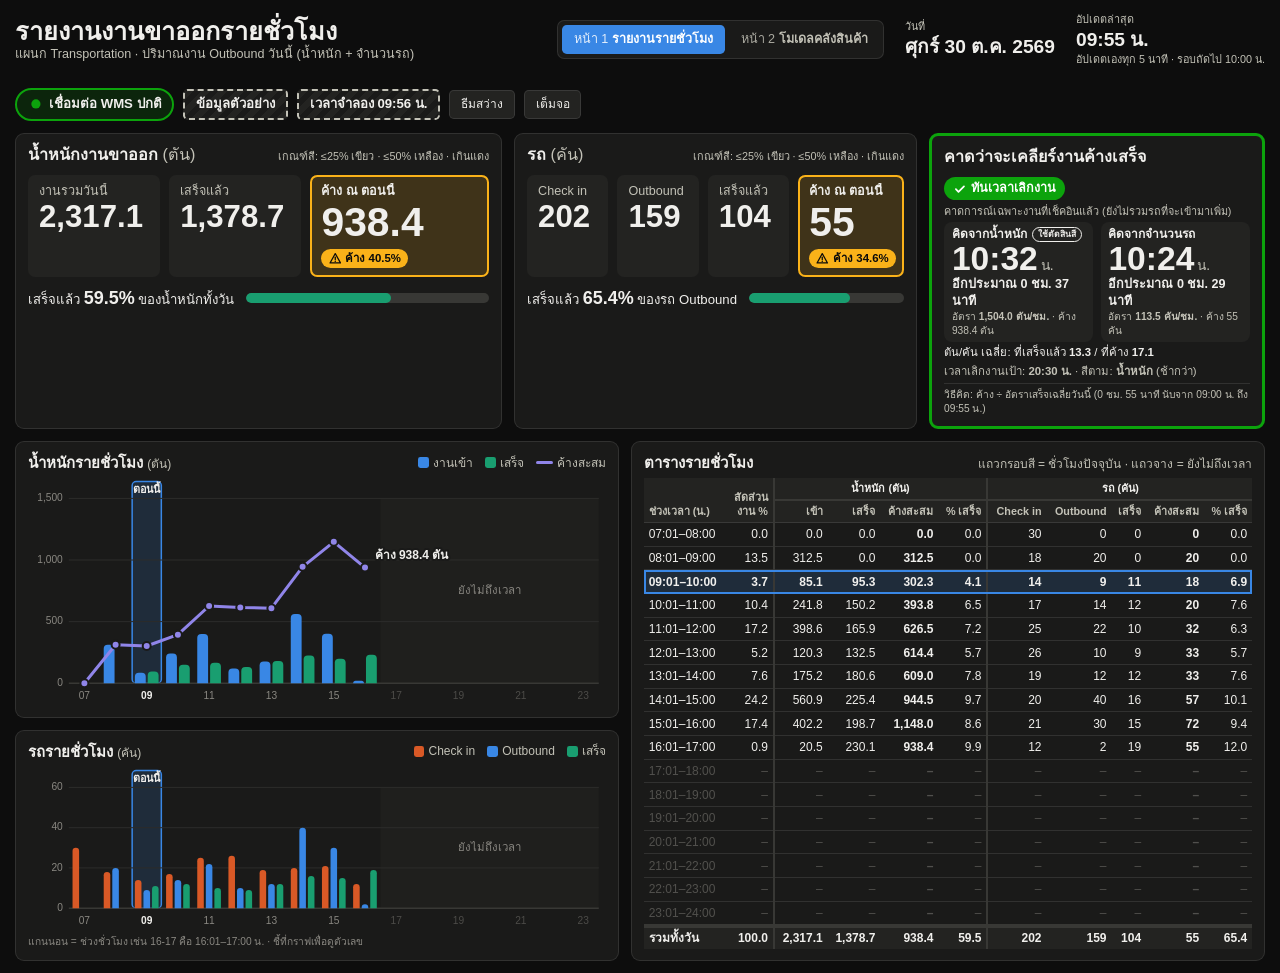
<file: src/web/index.html>
<!DOCTYPE html>
<html lang="th">
<head>
<meta charset="utf-8">
<meta name="viewport" content="width=device-width, initial-scale=1">
<title>รายงานงานขาออกรายชั่วโมง</title>
<link rel="stylesheet" href="css/style.css">
</head>
<body data-theme="dark" data-conn="loading">
<div class="dash">

  <!-- 1) แถบบน -->
  <header class="topbar">
    <div class="tb-title">
      <h1>รายงานงานขาออกรายชั่วโมง</h1>
      <div class="sub">แผนก Transportation · ปริมาณงาน Outbound วันนี้ (น้ำหนัก + จำนวนรถ)</div>
    </div>
    <nav class="tabs" aria-label="สลับหน้า">
      <a class="tab on" href="index.html" aria-current="page"><span class="pg">หน้า 1</span><span class="tl">รายงานรายชั่วโมง</span><span class="ts">รายชั่วโมง</span></a>
      <a class="tab" href="page2.html"><span class="pg">หน้า 2</span><span class="tl">โมเดลคลังสินค้า</span><span class="ts">โมเดลคลัง</span></a>
    </nav>
    <div class="tb-block">
      <div class="lbl">วันที่</div>
      <div class="v" id="dateTxt">—</div>
    </div>
    <div class="tb-block">
      <div class="lbl">อัปเดตล่าสุด</div>
      <div class="v num" id="updTxt">—</div>
      <div class="small" id="updSub">กำลังโหลดข้อมูล…</div>
    </div>
    <div class="tb-badges">
      <span class="pill" id="connPill"></span>
      <span class="sample-badge" id="sampleBadge" hidden title="ตัวเลขทั้งหมดเป็นข้อมูลตัวอย่าง (สมมติ) ยังไม่ได้ต่อ WMS จริง">ข้อมูลตัวอย่าง</span>
      <span class="sim-badge" id="simBadge" hidden></span>
      <button class="btn" id="themeBtn" type="button"></button>
      <button class="btn" id="fsBtn" type="button">เต็มจอ</button>
    </div>
  </header>

  <!-- แถบ error : ข้อมูลเก่า / ล็อกอินไม่ผ่าน / อ่านหน้าไม่ได้ -->
  <div class="banner" id="banner" role="alert">
    <span id="bannerIc"></span>
    <div><div class="b-title" id="bannerTitle"></div><div class="b-detail" id="bannerDetail"></div></div>
  </div>

  <div class="content" id="content">
    <div class="content-inner">

      <!-- 2) การ์ดสรุป   3) การ์ดคาดการณ์ -->
      <section class="kpis">
        <div class="panel grp">
          <div class="grp-head"><h2>น้ำหนักงานขาออก <span class="unit">(ตัน)</span></h2><span class="th-note" id="thW"></span></div>
          <div class="tiles tiles-w">
            <div class="tile"><div class="t-lbl">งานรวมวันนี้</div><div class="t-val" id="wTotal"></div></div>
            <div class="tile"><div class="t-lbl">เสร็จแล้ว</div><div class="t-val" id="wDone"></div></div>
            <div class="tile tile-rem" id="wRemTile" data-level="none"><div class="t-lbl">ค้าง ณ ตอนนี้</div><div class="t-val" id="wRem"></div><div class="chip" id="wChip"></div></div>
          </div>
          <div class="prog"><div class="prog-lbl">เสร็จแล้ว <b class="num" id="wPct"></b> ของน้ำหนักทั้งวัน</div><div class="bar"><div class="fill" id="wBar"></div></div></div>
        </div>

        <div class="panel grp">
          <div class="grp-head"><h2>รถ <span class="unit">(คัน)</span></h2><span class="th-note" id="thT"></span></div>
          <div class="tiles tiles-t">
            <div class="tile"><div class="t-lbl">Check in</div><div class="t-val" id="tCi"></div></div>
            <div class="tile"><div class="t-lbl">Outbound</div><div class="t-val" id="tOb"></div></div>
            <div class="tile"><div class="t-lbl">เสร็จแล้ว</div><div class="t-val" id="tDone"></div></div>
            <div class="tile tile-rem" id="tRemTile" data-level="none"><div class="t-lbl">ค้าง ณ ตอนนี้</div><div class="t-val" id="tRem"></div><div class="chip" id="tChip"></div></div>
          </div>
          <div class="prog"><div class="prog-lbl">เสร็จแล้ว <b class="num" id="tPct"></b> ของรถ Outbound</div><div class="bar"><div class="fill" id="tBar"></div></div></div>
        </div>

        <div class="panel fc" id="fcCard" data-level="none">
          <div class="fc-head"><h2>คาดว่าจะเคลียร์งานค้างเสร็จ</h2><span class="chip" id="fcChip"></span></div>
          <div class="fc-scope">คาดการณ์เฉพาะงานที่เช็คอินแล้ว (ยังไม่รวมรถที่จะเข้ามาเพิ่ม)</div>
          <div class="fc-pair">
            <div class="fc-m" id="fcW">
              <div class="fc-lbl">คิดจากน้ำหนัก <span class="fc-judge" id="fcWJudge" hidden>ใช้ตัดสินสี</span></div>
              <div class="fc-time"><span id="fcWTime"></span><span class="fc-u" id="fcWUnit">น.</span></div>
              <div class="fc-left" id="fcWLeft"></div>
              <div class="fc-rate" id="fcWRate"></div>
            </div>
            <div class="fc-m" id="fcT">
              <div class="fc-lbl">คิดจากจำนวนรถ <span class="fc-judge" id="fcTJudge" hidden>ใช้ตัดสินสี</span></div>
              <div class="fc-time"><span id="fcTTime"></span><span class="fc-u" id="fcTUnit">น.</span></div>
              <div class="fc-left" id="fcTLeft"></div>
              <div class="fc-rate" id="fcTRate"></div>
            </div>
          </div>
          <div class="fc-tpt" id="fcTpt"></div>
          <div class="fc-target" id="fcTarget"></div>
          <div class="fc-foot"><div id="fcFormula"></div></div>
        </div>
      </section>

      <!-- 4) กราฟรายชั่วโมง   5) ตาราง -->
      <section class="main">
        <div class="charts">
          <div class="panel chart-panel">
            <div class="c-head">
              <h2>น้ำหนักรายชั่วโมง <span class="unit">(ตัน)</span></h2>
              <div class="legend">
                <span><i class="sw bg-in"></i>งานเข้า</span>
                <span><i class="sw bg-done"></i>เสร็จ</span>
                <span><i class="sw-line bg-rem"></i>ค้างสะสม</span>
              </div>
            </div>
            <div class="plot" id="chartW"></div>
          </div>
          <div class="panel chart-panel">
            <div class="c-head">
              <h2>รถรายชั่วโมง <span class="unit">(คัน)</span></h2>
              <div class="legend">
                <span><i class="sw bg-ci"></i>Check in</span>
                <span><i class="sw bg-in"></i>Outbound</span>
                <span><i class="sw bg-done"></i>เสร็จ</span>
              </div>
            </div>
            <div class="plot" id="chartT"></div>
            <div class="axis-note">แกนนอน = ช่วงชั่วโมง เช่น 16-17 คือ 16:01–17:00 น. · ชี้ที่กราฟเพื่อดูตัวเลข</div>
          </div>
        </div>

        <div class="panel tbl-panel">
          <div class="c-head">
            <h2>ตารางรายชั่วโมง</h2>
            <div class="legend"><span>แถวกรอบสี = ชั่วโมงปัจจุบัน · แถวจาง = ยังไม่ถึงเวลา</span></div>
          </div>
          <div class="tbl-wrap">
            <table>
              <thead>
                <tr>
                  <th rowspan="2" class="c-per">ช่วงเวลา (น.)</th>
                  <th rowspan="2">สัดส่วน<br>งาน %</th>
                  <th colspan="4" class="grp-th sep">น้ำหนัก (ตัน)</th>
                  <th colspan="5" class="grp-th sep">รถ (คัน)</th>
                </tr>
                <tr>
                  <th class="sep">เข้า</th><th>เสร็จ</th><th>ค้างสะสม</th><th>% เสร็จ</th>
                  <th class="sep">Check in</th><th>Outbound</th><th>เสร็จ</th><th>ค้างสะสม</th><th>% เสร็จ</th>
                </tr>
              </thead>
              <tbody id="tbody"></tbody>
              <tfoot id="tfoot"></tfoot>
            </table>
          </div>
        </div>
      </section>
    </div>

    <div class="overlay" id="overlay"><div class="ov-box"><div class="ov-title" id="ovTitle"></div><div class="ov-sub" id="ovSub"></div></div></div>
  </div>
</div>
<div class="tip" id="tip"></div>

<script src="js/calc.js"></script>
<script src="js/app.js"></script>
</body>
</html>
</file>
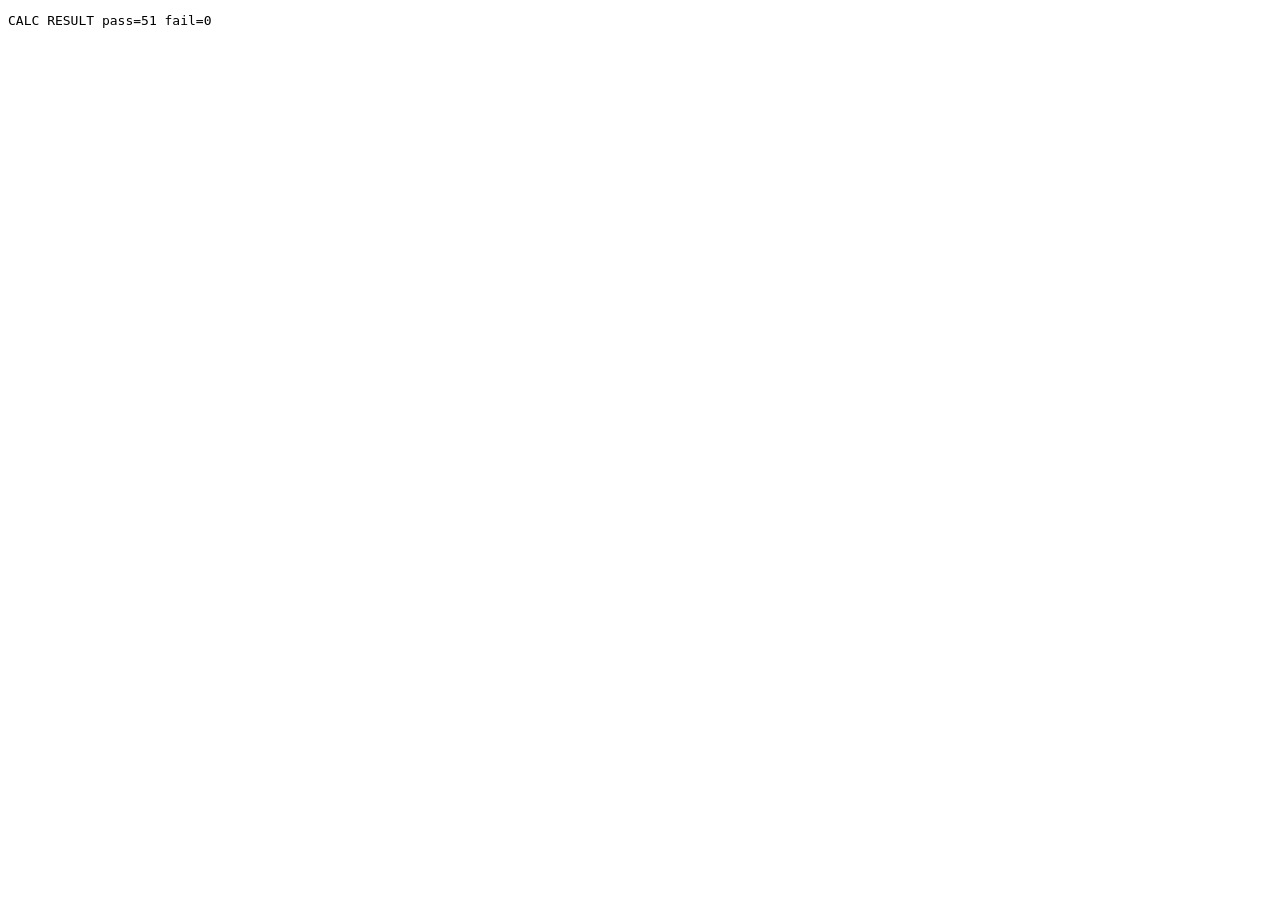
<file: tests/calc-tests.html>
<!DOCTYPE html>
<!-- calc-tests.html - tests for src/web/js/calc.js (page 1 "ค้าง" card colour by % of today's work). Fictional numbers only.
     Run by tests\run-tests.ps1 part C (C0):  msedge --headless --dump-dom file:///.../calc-tests.html
     or open it in a browser and read the result. -->
<html lang="th"><head><meta charset="utf-8"><title>calc tests</title></head>
<body><pre id="out">NOT RUN</pre>
<script charset="utf-8" src="../src/web/js/calc.js"></script>
<script>
(function () {
  var C = window.WmsCalc, pass = 0, fail = 0, lines = [];
  function ok(name, cond) { if (cond) pass++; else { fail++; lines.push('FAIL ' + name); } }
  function eq(name, a, b) { ok(name + ' (got ' + JSON.stringify(a) + ', want ' + JSON.stringify(b) + ')', JSON.stringify(a) === JSON.stringify(b)); }
  try {
    /* remainingPct */
    eq('pct 1300 / 2000 = 65 (fictional)', C.remainingPct(1300, 2000), 65);
    eq('pct trucks 33 / 60 = 55 (fictional)', C.remainingPct(33, 60), 55);
    eq('pct 2 / 3 rounds to 66.7', C.remainingPct(2, 3), 66.7);
    eq('pct 25 / 100 = 25', C.remainingPct(25, 100), 25);
    eq('pct 0 / 100 = 0', C.remainingPct(0, 100), 0);
    eq('pct base 0 -> null (no divide by zero)', C.remainingPct(0, 0), null);
    eq('pct base 0 with remaining > 0 -> null', C.remainingPct(5, 0), null);
    eq('pct base negative -> null', C.remainingPct(5, -1), null);
    eq('pct base not a number -> null', C.remainingPct(5, 'x'), null);
    eq('pct remaining not a number -> null', C.remainingPct(null, 100), null);
    eq('pct rounds to 1 decimal: 1 / 3 = 33.3', C.remainingPct(1, 3), 33.3);
    eq('pct over 100 kept (more left than total)', C.remainingPct(150, 100), 150);

    /* levelByPct with owner defaults 25 / 50 */
    eq('0% -> green', C.levelByPct(0, 25, 50), 'good');
    eq('24.9% -> green', C.levelByPct(24.9, 25, 50), 'good');
    eq('25% boundary -> green', C.levelByPct(25, 25, 50), 'good');
    eq('25.1% -> yellow', C.levelByPct(25.1, 25, 50), 'warn');
    eq('49.9% -> yellow', C.levelByPct(49.9, 25, 50), 'warn');
    eq('50% boundary -> yellow', C.levelByPct(50, 25, 50), 'warn');
    eq('50.1% -> red', C.levelByPct(50.1, 25, 50), 'crit');
    eq('100% -> red', C.levelByPct(100, 25, 50), 'crit');
    eq('pct null (base 0) -> none, no colour', C.levelByPct(null, 25, 50), 'none');
    eq('pct undefined -> none', C.levelByPct(undefined, 25, 50), 'none');
    eq('green empty -> none (pct mode off)', C.levelByPct(30, null, 50), 'none');
    eq('green "" -> none', C.levelByPct(30, '', 50), 'none');
    eq('yellow empty: 30% -> red (no yellow band)', C.levelByPct(30, 25, null), 'crit');
    eq('yellow empty: 20% -> green', C.levelByPct(20, 25, null), 'good');
    eq('yellow below green ignored: 30% -> red', C.levelByPct(30, 25, 10), 'crit');
    eq('values as text "25"/"50": 40% -> yellow', C.levelByPct(40, '25', '50'), 'warn');

    /* exact boundaries through remainingPct (what the page does) */
    eq('remaining 25 of 100 -> green', C.levelByPct(C.remainingPct(25, 100), 25, 50), 'good');
    eq('remaining 50 of 100 -> yellow', C.levelByPct(C.remainingPct(50, 100), 25, 50), 'warn');
    eq('remaining 51 of 100 -> red', C.levelByPct(C.remainingPct(51, 100), 25, 50), 'crit');
    eq('remaining 1 of 4 trucks (25%) -> green', C.levelByPct(C.remainingPct(1, 4), 25, 50), 'good');
    eq('remaining 2 of 4 trucks (50%) -> yellow', C.levelByPct(C.remainingPct(2, 4), 25, 50), 'warn');
    eq('base 0 -> none', C.levelByPct(C.remainingPct(0, 0), 25, 50), 'none');
    eq('fictional weight 65% -> red', C.levelByPct(C.remainingPct(1300, 2000), 25, 50), 'crit');
    eq('fictional trucks 55% -> red', C.levelByPct(C.remainingPct(33, 60), 25, 50), 'crit');

    /* pctThresholdsSet decides which mode is used */
    eq('pct mode on with 25', C.pctThresholdsSet(25), true);
    eq('pct mode on with 0', C.pctThresholdsSet(0), true);
    eq('pct mode off with null', C.pctThresholdsSet(null), false);
    eq('pct mode off with ""', C.pctThresholdsSet(''), false);
    eq('pct mode off with negative', C.pctThresholdsSet(-1), false);

    /* the truck base is Outbound: summarize() on a 17-row day, remaining from the last row with data */
    var rows = [];
    for (var i = 0; i < 17; i++) {
      var h = 7 + i, per = C.pad(h) + ':01-' + C.pad(h + 1) + ':00';
      rows.push({ period: per, workloadPct: 0, weightKg: 0, completeKg: 0, remainingKg: 0, completePct: 0,
        truckCheckIn: 0, truckOutbound: 0, truckComplete: 0, truckRemaining: 0, truckCompletePct: 0 });
    }
    rows[2].weightKg = 1000000; rows[2].completeKg = 200000; rows[2].remainingKg = 800000;
    rows[2].truckCheckIn = 30; rows[2].truckOutbound = 20; rows[2].truckComplete = 5; rows[2].truckRemaining = 15;
    rows[3].weightKg = 1000000; rows[3].completeKg = 1300000; rows[3].remainingKg = 500000;
    rows[3].truckCheckIn = 50; rows[3].truckOutbound = 20; rows[3].truckComplete = 25; rows[3].truckRemaining = 10;
    var T = C.summarize(rows).totals;
    eq('weight pct = remaining 500 t / total 2000 t = 25% -> green', C.levelByPct(C.remainingPct(T.remainingKg, T.weightKg), 25, 50), 'good');
    eq('Check in total 80 differs from Outbound 40', [T.truckCheckIn, T.truckOutbound], [80, 40]);
    eq('truck pct = remaining 10 / Outbound 40 = 25% (not / Check in 80)', C.remainingPct(T.truckRemaining, T.truckOutbound), 25);
    eq('truck done pct uses the same base: done 30 / Outbound 40 = 75', T.truckCompletePct, 30 / 40 * 100);
    var empty = C.summarize(rows.map(function (r) { var c = {}; for (var k in r) c[k] = typeof r[k] === 'number' ? 0 : r[k]; return c; })).totals;
    eq('empty day: weight pct null', C.remainingPct(empty.remainingKg, empty.weightKg), null);
    eq('empty day: truck pct null', C.remainingPct(empty.truckRemaining, empty.truckOutbound), null);

    /* old ton / truck thresholds still work unchanged */
    eq('levelByThreshold empty -> none', C.levelByThreshold(900, null, null), 'none');
    eq('levelByThreshold 900 >= 800 -> warn', C.levelByThreshold(900, 800, 1000), 'warn');
    eq('levelByThreshold 1000 >= red -> crit', C.levelByThreshold(1000, 800, 1000), 'crit');
    eq('levelByThreshold below -> good', C.levelByThreshold(100, 800, 1000), 'good');
  } catch (e) { fail++; lines.push('EXCEPTION ' + e.message); }
  document.getElementById('out').textContent = 'CALC RESULT pass=' + pass + ' fail=' + fail + ' ' + lines.join(' | ');
})();
</script>
</body></html>
</file>
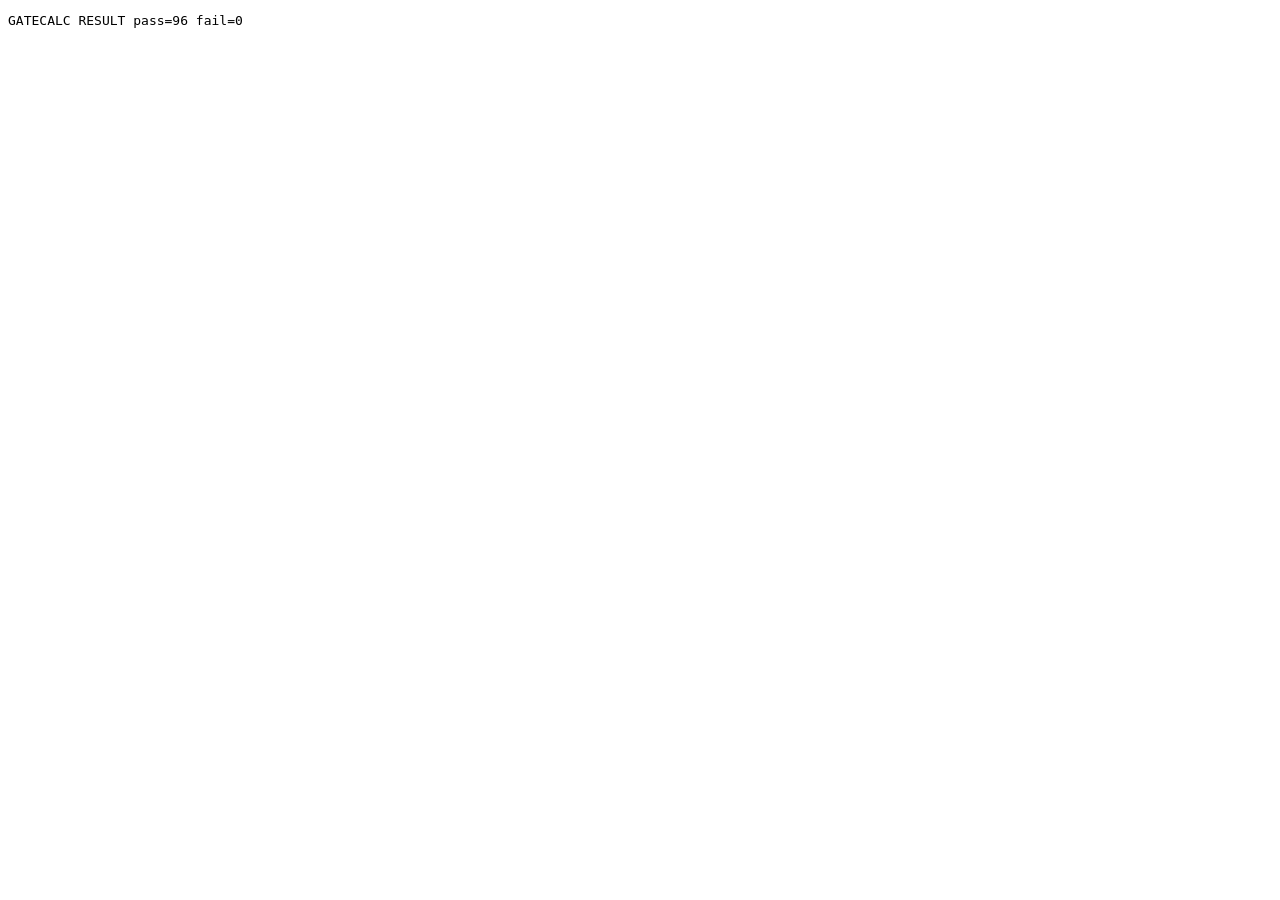
<file: tests/gate-calc-tests.html>
<!DOCTYPE html>
<!-- gate-calc-tests.html - tests for src/web/js/gate-calc.js (page 2 logic). Fictional data only.
     Run by tests\run-tests.ps1 part C:  msedge --headless --dump-dom file:///.../gate-calc-tests.html
     or open it in a browser and read the result. -->
<html lang="th"><head><meta charset="utf-8"><title>gate-calc tests</title></head>
<body><pre id="out">NOT RUN</pre>
<script charset="utf-8" src="../src/web/js/gate-calc.js"></script>
<script>
(function () {
  var G = window.GateCalc, pass = 0, fail = 0, lines = [];
  function ok(name, cond) { if (cond) pass++; else { fail++; lines.push('FAIL ' + name); } }
  function eq(name, a, b) { ok(name + ' (got ' + JSON.stringify(a) + ', want ' + JSON.stringify(b) + ')', JSON.stringify(a) === JSON.stringify(b)); }
  try {
    var site = {
      boundary: [[0, 0], [100, 0], [100, 100]],
      buildings: [{ id: 'X', x: 0, y: 0, w: 10, d: 10, h: 5 }, { id: 'Y', x: 20, y: 0, w: 10, d: 10, h: 5 }, { id: 'Z', x: 40, y: 0, w: 10, d: 10, h: 5 }],
      pointMap: { 'P1': 'X', 'P2': 'X', 'P3': 'Y', 'P9': 'GONE' },
      capacity: { X: 10, Y: 4, Z: 5 },
      densityThresholds: { warnPct: 80, critPct: 100 }
    };
    var pts = [{ name: 'P1', plan: 3, loading: 2 }, { name: 'P2', plan: 1, loading: 0 }, { name: 'P3', plan: 0, loading: 0 },
      { name: 'NEW', plan: 2, loading: 1 }, { name: 'P9', plan: 1, loading: 0 }];
    var a = G.aggregate(pts, site);
    eq('aggregate X plan', a.byBuilding.X.plan, 4);
    eq('aggregate X loading', a.byBuilding.X.loading, 2);
    eq('aggregate X total = loading only (owner 2026-11-02: Plan not counted)', a.byBuilding.X.total, 2);
    eq('total of a point with plan only = 0', G.aggregate([{ name: 'P1', plan: 9, loading: 0 }], site).byBuilding.X.total, 0);
    // card colour from loading vs capacity: X cap 10, loading 8 + plan 5 -> 80% yellow (plan would have made it red)
    var ax = G.aggregate([{ name: 'P1', plan: 5, loading: 8 }], site).byBuilding.X;
    eq('colour uses loading only: 8 loading + 5 plan / cap 10 -> warn', G.levelFor(ax.total, G.capacityOf(site, 'X'), site.densityThresholds), 'warn');
    eq('pct uses loading only', G.pctOf(ax.total, G.capacityOf(site, 'X')), 80);
    eq('aggregate X keeps its points', a.byBuilding.X.pts.map(function (p) { return p.name; }), ['P1', 'P2']);
    eq('aggregate Y total 0 still listed', a.byBuilding.Y.total, 0);
    ok('aggregate Z (no points) not listed', !a.byBuilding.Z);
    eq('unmatched: point not in pointMap + point mapped to missing building', a.unmatched.map(function (p) { return p.name + ':' + p.reason; }), ['NEW:nomap', 'P9:nobuilding']);
    ok('unmatched points are not added to any building', a.byBuilding.X.plan + a.byBuilding.Y.plan === 4 && a.byBuilding.X.loading + a.byBuilding.Y.loading === 2);
    eq('aggregate with no points', G.aggregate([], site).byBuilding, {});

    var th = { warnPct: 80, critPct: 100 };
    eq('level 0/10 = 0% green', G.levelFor(0, 10, th), 'good');
    eq('level 7/10 = 70% green', G.levelFor(7, 10, th), 'good');
    eq('level 7.9/10 = 79% green', G.levelFor(7.9, 10, th), 'good');
    eq('level 8/10 = 80% yellow (boundary)', G.levelFor(8, 10, th), 'warn');
    eq('level 9/10 = 90% yellow', G.levelFor(9, 10, th), 'warn');
    eq('level 10/10 = 100% red (boundary)', G.levelFor(10, 10, th), 'crit');
    eq('level 10/5 = 200% red', G.levelFor(10, 5, th), 'crit');
    eq('level 4/5 = 80% yellow', G.levelFor(4, 5, th), 'warn');
    eq('no capacity -> gray', G.levelFor(5, null, th), 'none');
    eq('thresholds empty -> gray (never guessed)', G.levelFor(9, 10, { warnPct: null, critPct: null }), 'none');
    eq('only red set: 90% green', G.levelFor(9, 10, { warnPct: null, critPct: 100 }), 'good');
    eq('only red set: 100% red', G.levelFor(10, 10, { warnPct: '', critPct: 100 }), 'crit');
    eq('capacityOf X', G.capacityOf(site, 'X'), 10);
    eq('capacityOf missing -> null', G.capacityOf(site, 'Q'), null);
    eq('capacityOf 0 -> null (no divide by 0)', G.capacityOf({ capacity: { Q: 0 } }, 'Q'), null);
    eq('pct 6/10', G.pctOf(6, 10), 60);
    eq('weight level: thresholds empty -> gray', G.weightLevel(3, { warn: null, crit: null }), 'none');
    eq('weight level: 5 >= crit 5 -> red', G.weightLevel(5, { warn: 2, crit: 5 }), 'crit');

    var good = { schemaVersion: 1, status: 'ok', lastSuccessAt: '2026-10-30T16:55:00+07:00', consecutiveFailures: 0,
      points: [{ name: 'P1', plan: 1, loading: 0 }], weightIncoming: { final: 1, header: 4 } };
    ok('valid tracking passes', G.validateTracking(good).ok);
    function bad(mut) { var d = JSON.parse(JSON.stringify(good)); mut(d); return !G.validateTracking(d).ok; }
    ok('negative plan rejected', bad(function (d) { d.points[0].plan = -1; }));
    ok('decimal loading rejected', bad(function (d) { d.points[0].loading = 1.5; }));
    ok('text number rejected', bad(function (d) { d.points[0].plan = '3'; }));
    ok('duplicate point rejected', bad(function (d) { d.points.push({ name: 'P1', plan: 0, loading: 0 }); }));
    ok('empty points rejected', bad(function (d) { d.points = []; }));
    ok('bad lastSuccessAt rejected', bad(function (d) { d.lastSuccessAt = 'x'; }));
    ok('bad weight final rejected', bad(function (d) { d.weightIncoming.final = 'n'; }));
    ok('parse_error needs no points', G.validateTracking({ schemaVersion: 1, status: 'parse_error' }).ok);

    var cfg = { refreshMinutes: 5, staleGraceMinutes: 2 }, t0 = Date.parse(good.lastSuccessAt);
    eq('conn ok', G.connState(good, t0 + 3 * 60000, cfg).state, 'ok');
    eq('conn retry after I+g', G.connState(good, t0 + 8 * 60000, cfg).state, 'retry');
    eq('conn stale after 2I+g', G.connState(good, t0 + 13 * 60000, cfg).state, 'stale');
    eq('conn stale when 2 failures', G.connState(Object.assign({}, good, { status: 'fetch_error', consecutiveFailures: 2 }), t0, cfg).state, 'stale');
    eq('conn login', G.connState(Object.assign({}, good, { status: 'login_failed' }), t0, cfg).state, 'login');
    eq('conn parse', G.connState({ schemaVersion: 1, status: 'parse_error' }, t0, cfg).state, 'parse');
    eq('conn nodata: first fetch failed, never had data', G.connState({ schemaVersion: 1, status: 'fetch_error', lastSuccessAt: null, consecutiveFailures: 1, points: [], weightIncoming: null }, t0, cfg).state, 'nodata');
    eq('conn login: login failed before any data', G.connState({ schemaVersion: 1, status: 'login_failed', lastSuccessAt: null, points: [] }, t0, cfg).state, 'login');
    eq('conn parse when file is malformed', G.connState(Object.assign({}, good, { points: 'x' }), t0, cfg).state, 'parse');

    ok('site sample-like passes', G.validateSite(site).ok);
    ok('site without buildings rejected', !G.validateSite({ boundary: site.boundary, buildings: [] }).ok);
    ok('site building missing w rejected', !G.validateSite({ boundary: site.boundary, buildings: [{ id: 'A', x: 1, y: 1, d: 1, h: 1 }] }).ok);
    ok('site with parts passes', G.validateSite({ boundary: site.boundary, buildings: [{ id: 'L', h: 3, parts: [[0, 0, 1, 1], [1, 1, 2, 2]] }] }).ok);

    // P2-D truck list answers (fictional plates)
    var tr = { schemaVersion: 1, mode: 'live', wh: 'X', status: 'ok', message: '', gates: ['P1', 'P2'], failedGates: [],
      loading: [{ plate: 'TST-1', company: 'Fake Co' }], plan: [{ plate: 'TST-2', company: null }, { plate: 'TST-3', company: 'B' }, null] };
    var tv = G.truckView(tr);
    eq('truck ok -> data', tv.kind, 'data');
    eq('truck loading kept in WMS order', tv.loading.map(function (x) { return x.plate; }), ['TST-1']);
    eq('truck plan: null row dropped, null company -> empty text', tv.plan, [{ plate: 'TST-2', company: '' }, { plate: 'TST-3', company: 'B' }]);
    eq('truck ok: not sample, no failed gates', [tv.sample, tv.failed.length], [false, 0]);
    eq('truck empty (all gates ok, no trucks)', G.truckView(Object.assign({}, tr, { loading: [], plan: [] })).kind, 'empty');
    var tp = G.truckView(Object.assign({}, tr, { status: 'partial', failedGates: ['P2'], loading: [], plan: [] }));
    eq('truck partial with no rows -> data (groups + warning, never "no trucks")', [tp.kind, tp.failed], ['data', ['P2']]);
    eq('truck sample flag', G.truckView(Object.assign({}, tr, { mode: 'sample' })).sample, true);
    eq('truck session', G.truckView({ schemaVersion: 1, status: 'session' }).kind, 'session');
    eq('truck login_failed', G.truckView({ schemaVersion: 1, status: 'login_failed', message: 'login_blocked' }).kind, 'login');
    eq('truck unknown warehouse', G.truckView({ schemaVersion: 1, status: 'unknown_wh' }).kind, 'unknown');
    eq('truck quota_too_small (LAN) -> quota', G.truckView({ schemaVersion: 1, status: 'quota_too_small', needed: 34, wmsPerMinute: 30 }).kind, 'quota');
    eq('truck rate_limited (LAN quota) -> rate', G.truckView({ schemaVersion: 1, status: 'rate_limited', retryAfterSec: 42 }).kind, 'rate');
    eq('truck rate_limited keeps retryAfterSec', G.truckView({ schemaVersion: 1, status: 'rate_limited', retryAfterSec: 42 }).retryAfterSec, 42);
    eq('truck rate_limited without retryAfterSec -> 60', G.truckView({ schemaVersion: 1, status: 'rate_limited' }).retryAfterSec, 60);
    eq('truck rate_limited retryAfterSec clamped 1..120', G.truckView({ schemaVersion: 1, status: 'rate_limited', retryAfterSec: 9999 }).retryAfterSec, 120);
    // W board colour: capacity of building W = colour threshold, 80/100 like warehouses (W: 5 is a made-up value, same as site.sample.json)
    var sw = { capacity: { W: 5 }, densityThresholds: { warnPct: 80, critPct: 100 }, weightThresholds: { warn: null, crit: null } };
    eq('W 3/5 = 60% green', G.weightBoardLevel(3, sw, 'W'), 'good');
    eq('W 4/5 = 80% yellow (boundary)', G.weightBoardLevel(4, sw, 'W'), 'warn');
    eq('W 5/5 = 100% red (boundary)', G.weightBoardLevel(5, sw, 'W'), 'crit');
    eq('W 9/5 red', G.weightBoardLevel(9, sw, 'W'), 'crit');
    eq('W 0 green', G.weightBoardLevel(0, sw, 'W'), 'good');
    eq('W no number -> none', G.weightBoardLevel(null, sw, 'W'), 'none');
    eq('W without capacity -> old rule (thresholds empty = none)', G.weightBoardLevel(5, { densityThresholds: sw.densityThresholds, weightThresholds: sw.weightThresholds }, 'W'), 'none');
    eq('W without capacity, old weightThresholds still work', G.weightBoardLevel(5, { weightThresholds: { warn: 3, crit: 8 } }, 'W'), 'warn');
    var wv = G.truckView({ schemaVersion: 1, mode: 'live', kind: 'weight', status: 'ok', weight: [{ plate: 'TST-0W0', company: 'Fake' }, null], loading: [], plan: [] });
    eq('weight answer -> one group of rows', [wv.kind, wv.weight, wv.rows.map(function (x) { return x.plate; })], ['data', true, ['TST-0W0']]);
    eq('weight answer, no rows -> empty', G.truckView({ schemaVersion: 1, kind: 'weight', status: 'ok', weight: [] }).kind, 'empty');
    eq('weight answer without weight array -> error', G.truckView({ schemaVersion: 1, kind: 'weight', status: 'ok' }).kind, 'error');
    eq('weight session', G.truckView({ schemaVersion: 1, kind: 'weight', status: 'session' }).kind, 'session');
    eq('warehouse answer is not weight', tv.weight, false);
    eq('truck error keeps reason', G.truckView({ schemaVersion: 1, status: 'error', message: 'no_gate_ids' }), { kind: 'error', reason: 'no_gate_ids' });
    eq('truck wrong schema -> error', G.truckView({ status: 'ok', loading: [], plan: [] }).kind, 'error');
    eq('truck loading not an array -> error', G.truckView(Object.assign({}, tr, { loading: 'x' })).kind, 'error');
    eq('truck null -> error', G.truckView(null).kind, 'error');

    // P2-E summary "รถในคลัง / Plan" (fictional numbers)
    var sOk = G.summary([{ name: 'P1', plan: 3, loading: 2 }, { name: 'P2', plan: 1, loading: 0 }, { name: 'P3', plan: 5, loading: 4 }], { final: 2, header: 7 }, site);
    eq('summary normal: loading = sum of all points, plan = sum of all points, W = final only (header ignored)', [sOk.loading, sOk.plan, sOk.weight], [6, 9, 2]);
    eq('summary normal: no unmatched points', sOk.unmatched, { count: 0, loading: 0, plan: 0 });
    var sUn = G.summary(pts, { final: 0 }, site);   // pts has NEW (nomap) + P9 (mapped to a missing building)
    eq('summary with unmatched: totals include unmatched points (= sum of every point)', [sUn.loading, sUn.plan], [3, 7]);
    eq('summary with unmatched: unmatched part split into loading / plan', sUn.unmatched, { count: 2, loading: 1, plan: 3 });
    ok('summary = warehouse cards + unmatched', sUn.loading === a.byBuilding.X.loading + a.byBuilding.Y.loading + sUn.unmatched.loading &&
      sUn.plan === a.byBuilding.X.plan + a.byBuilding.Y.plan + sUn.unmatched.plan);
    eq('summary W final 0 stays 0 (not "no data")', sUn.weight, 0);
    var sNoW = G.summary([{ name: 'P1', plan: 3, loading: 2 }], null, site);
    eq('summary weightIncoming null: W = null (shown as "–"), loading/plan still normal', [sNoW.loading, sNoW.plan, sNoW.weight], [2, 3, null]);
    eq('summary weightIncoming without a number final -> W null', G.summary([], { final: 'x' }, site).weight, null);
    eq('summary no points array -> all null (never 0)', G.summary(undefined, undefined, site), { loading: null, plan: null, weight: null, unmatched: null });
    eq('summary bad point number -> loading/plan null (never guessed)', [G.summary([{ name: 'P1', plan: -1, loading: 2 }], null, site).loading, G.summary([{ name: 'P1', plan: 1, loading: '2' }], null, site).plan], [null, null]);
    eq('summary without site -> unmatched unknown (null), totals still computed', G.summary([{ name: 'P1', plan: 1, loading: 1 }], null, null), { loading: 1, plan: 1, weight: null, unmatched: null });
    eq('summary empty points array -> 0 / 0', [G.summary([], null, site).loading, G.summary([], null, site).plan], [0, 0]);
  } catch (e) { fail++; lines.push('EXCEPTION ' + e.message); }
  document.getElementById('out').textContent = 'GATECALC RESULT pass=' + pass + ' fail=' + fail + '\n' + lines.join('\n');
})();
</script>
</body></html>
</file>
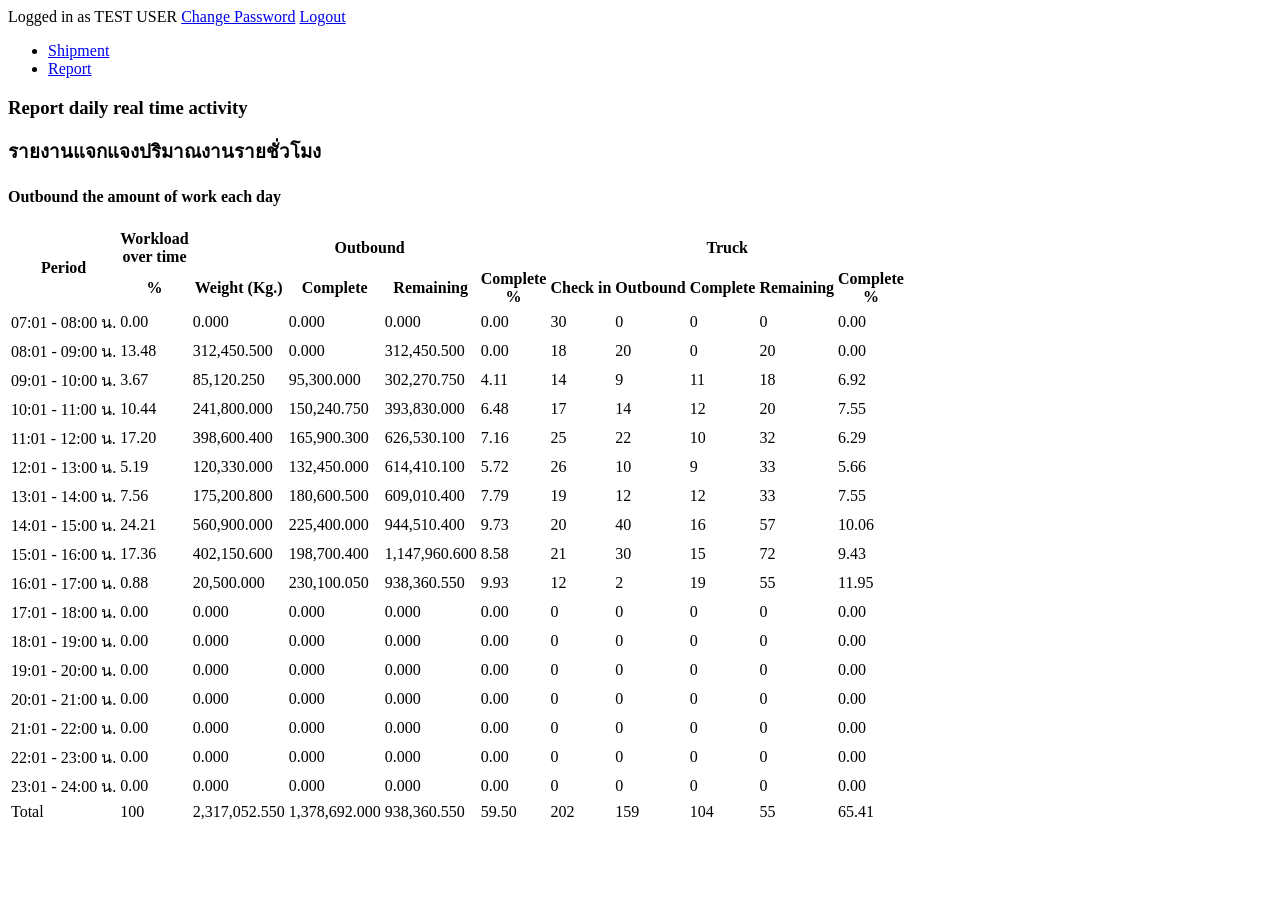
<file: tests/fixtures/report-sample.html>
<!DOCTYPE html>
<html>
<head>
  <meta charset="utf-8" />
  <title>Report daily real time activity</title>
  <!-- TEST FIXTURE: fictional numbers from sample.json, layout imitates the WMS screenshot -->
</head>
<body>
  <div class="header"><span class="user">Logged in as TEST USER</span> <a href="#">Change Password</a> <a href="#">Logout</a></div>
  <ul class="nav"><li><a href="#">Shipment</a></li><li><a href="#">Report</a></li></ul>
  <div class="page-title"><h3>Report daily real time activity</h3><h3>รายงานแจกแจงปริมาณงานรายชั่วโมง</h3></div>
  <div class="panel">
    <h4><b>Outbound the amount of work each day</b></h4>
    <table class="table table-bordered table-condensed">
      <thead>
      <tr>
        <th rowspan="2">Period</th><th>Workload<br/>over time</th><th colspan="4">Outbound</th><th colspan="5">Truck</th>
      </tr>
      <tr>
        <th>%</th><th>Weight (Kg.)</th><th>Complete</th><th>Remaining</th><th>Complete<br/>%</th>
        <th>Check in</th><th>Outbound</th><th>Complete</th><th>Remaining</th><th>Complete<br/>%</th>
      </tr>
      </thead>
      <tbody>
      <tr>
        <td>07:01 - 08:00 น.</td><td class="text-right">0.00</td><td class="text-right">0.000</td><td class="text-right">0.000</td><td class="text-right">0.000</td><td class="text-right">0.00</td><td class="text-right">30</td><td class="text-right">0</td><td class="text-right">0</td><td class="text-right">0</td><td class="text-right">0.00</td>
      </tr>
      <tr>
        <td>08:01 - 09:00 น.</td><td class="text-right">13.48</td><td class="text-right">312,450.500</td><td class="text-right">0.000</td><td class="text-right">312,450.500</td><td class="text-right">0.00</td><td class="text-right">18</td><td class="text-right">20</td><td class="text-right">0</td><td class="text-right">20</td><td class="text-right">0.00</td>
      </tr>
      <tr>
        <td>09:01 - 10:00 น.</td><td class="text-right">3.67</td><td class="text-right">85,120.250</td><td class="text-right">95,300.000</td><td class="text-right">302,270.750</td><td class="text-right">4.11</td><td class="text-right">14</td><td class="text-right">9</td><td class="text-right">11</td><td class="text-right">18</td><td class="text-right">6.92</td>
      </tr>
      <tr>
        <td>10:01 - 11:00 น.</td><td class="text-right">10.44</td><td class="text-right">241,800.000</td><td class="text-right">150,240.750</td><td class="text-right">393,830.000</td><td class="text-right">6.48</td><td class="text-right">17</td><td class="text-right">14</td><td class="text-right">12</td><td class="text-right">20</td><td class="text-right">7.55</td>
      </tr>
      <tr>
        <td>11:01 - 12:00 น.</td><td class="text-right">17.20</td><td class="text-right">398,600.400</td><td class="text-right">165,900.300</td><td class="text-right">626,530.100</td><td class="text-right">7.16</td><td class="text-right">25</td><td class="text-right">22</td><td class="text-right">10</td><td class="text-right">32</td><td class="text-right">6.29</td>
      </tr>
      <tr>
        <td>12:01 - 13:00 น.</td><td class="text-right">5.19</td><td class="text-right">120,330.000</td><td class="text-right">132,450.000</td><td class="text-right">614,410.100</td><td class="text-right">5.72</td><td class="text-right">26</td><td class="text-right">10</td><td class="text-right">9</td><td class="text-right">33</td><td class="text-right">5.66</td>
      </tr>
      <tr>
        <td>13:01 - 14:00 น.</td><td class="text-right">7.56</td><td class="text-right">175,200.800</td><td class="text-right">180,600.500</td><td class="text-right">609,010.400</td><td class="text-right">7.79</td><td class="text-right">19</td><td class="text-right">12</td><td class="text-right">12</td><td class="text-right">33</td><td class="text-right">7.55</td>
      </tr>
      <tr>
        <td>14:01 - 15:00 น.</td><td class="text-right">24.21</td><td class="text-right">560,900.000</td><td class="text-right">225,400.000</td><td class="text-right">944,510.400</td><td class="text-right">9.73</td><td class="text-right">20</td><td class="text-right">40</td><td class="text-right">16</td><td class="text-right">57</td><td class="text-right">10.06</td>
      </tr>
      <tr>
        <td>15:01 - 16:00 น.</td><td class="text-right">17.36</td><td class="text-right">402,150.600</td><td class="text-right">198,700.400</td><td class="text-right">1,147,960.600</td><td class="text-right">8.58</td><td class="text-right">21</td><td class="text-right">30</td><td class="text-right">15</td><td class="text-right">72</td><td class="text-right">9.43</td>
      </tr>
      <tr>
        <td>16:01 - 17:00 น.</td><td class="text-right">0.88</td><td class="text-right">20,500.000</td><td class="text-right">230,100.050</td><td class="text-right">938,360.550</td><td class="text-right">9.93</td><td class="text-right">12</td><td class="text-right">2</td><td class="text-right">19</td><td class="text-right">55</td><td class="text-right">11.95</td>
      </tr>
      <tr>
        <td>17:01 - 18:00 น.</td><td class="text-right">0.00</td><td class="text-right">0.000</td><td class="text-right">0.000</td><td class="text-right">0.000</td><td class="text-right">0.00</td><td class="text-right">0</td><td class="text-right">0</td><td class="text-right">0</td><td class="text-right">0</td><td class="text-right">0.00</td>
      </tr>
      <tr>
        <td>18:01 - 19:00 น.</td><td class="text-right">0.00</td><td class="text-right">0.000</td><td class="text-right">0.000</td><td class="text-right">0.000</td><td class="text-right">0.00</td><td class="text-right">0</td><td class="text-right">0</td><td class="text-right">0</td><td class="text-right">0</td><td class="text-right">0.00</td>
      </tr>
      <tr>
        <td>19:01 - 20:00 น.</td><td class="text-right">0.00</td><td class="text-right">0.000</td><td class="text-right">0.000</td><td class="text-right">0.000</td><td class="text-right">0.00</td><td class="text-right">0</td><td class="text-right">0</td><td class="text-right">0</td><td class="text-right">0</td><td class="text-right">0.00</td>
      </tr>
      <tr>
        <td>20:01 - 21:00 น.</td><td class="text-right">0.00</td><td class="text-right">0.000</td><td class="text-right">0.000</td><td class="text-right">0.000</td><td class="text-right">0.00</td><td class="text-right">0</td><td class="text-right">0</td><td class="text-right">0</td><td class="text-right">0</td><td class="text-right">0.00</td>
      </tr>
      <tr>
        <td>21:01 - 22:00 น.</td><td class="text-right">0.00</td><td class="text-right">0.000</td><td class="text-right">0.000</td><td class="text-right">0.000</td><td class="text-right">0.00</td><td class="text-right">0</td><td class="text-right">0</td><td class="text-right">0</td><td class="text-right">0</td><td class="text-right">0.00</td>
      </tr>
      <tr>
        <td>22:01 - 23:00 น.</td><td class="text-right">0.00</td><td class="text-right">0.000</td><td class="text-right">0.000</td><td class="text-right">0.000</td><td class="text-right">0.00</td><td class="text-right">0</td><td class="text-right">0</td><td class="text-right">0</td><td class="text-right">0</td><td class="text-right">0.00</td>
      </tr>
      <tr>
        <td>23:01 - 24:00 น.</td><td class="text-right">0.00</td><td class="text-right">0.000</td><td class="text-right">0.000</td><td class="text-right">0.000</td><td class="text-right">0.00</td><td class="text-right">0</td><td class="text-right">0</td><td class="text-right">0</td><td class="text-right">0</td><td class="text-right">0.00</td>
      </tr>
      <tr>
        <td>Total</td><td class="text-right">100</td><td class="text-right">2,317,052.550</td><td class="text-right">1,378,692.000</td><td class="text-right">938,360.550</td><td class="text-right">59.50</td><td class="text-right">202</td><td class="text-right">159</td><td class="text-right">104</td><td class="text-right">55</td><td class="text-right">65.41</td>
      </tr>
      </tbody>
    </table>
  </div>
</body>
</html>
</file>
<file: src/web/css/style.css>
/* wms-realtime-report — สไตล์ตาม design/design.md (ธีมมืด/สว่าง, ทีวี 16:9 / คอม / มือถือ) */

/* ---------- ขนาดตัวอักษรฐาน: ทีวี 1920x1080 = 16px แล้วย่อ/ขยายตามจอ ---------- */
:root { font-size: 15px; }
@media (min-width: 900px) { :root { font-size: 14px; } }
@media (min-width: 1200px) { :root { font-size: clamp(12px, min(0.8333vw, 1.4815vh), 32px); } }

/* ---------- ธีม ---------- */
body[data-theme="dark"] {
  color-scheme: dark;
  --page: #0d0d0d; --surface: #1a1a19; --surface-2: #232321;
  --ink: #f0efec; --ink-2: #c3c2b7; --muted: #898781;
  --grid: #2c2c2a; --axis: #383835; --line: rgba(255,255,255,.10);
  --s-in: #3987e5; --s-done: #199e70; --s-ci: #d95926; --s-rem: #9085e9;
  --cur: rgba(57,135,229,.16); --cur-line: #3987e5;
  --chip-none: #383835; --chip-none-ink: #c3c2b7;
  --hit-hover: rgba(255,255,255,.05);
}
body[data-theme="light"] {
  color-scheme: light;
  --page: #ebeae6; --surface: #fcfcfb; --surface-2: #f3f2ef;
  --ink: #0b0b0b; --ink-2: #52514e; --muted: #6f6e69;
  --grid: #e1e0d9; --axis: #c3c2b7; --line: rgba(11,11,11,.12);
  --s-in: #2a78d6; --s-done: #1baf7a; --s-ci: #eb6834; --s-rem: #6250d6;
  --cur: rgba(42,120,214,.12); --cur-line: #2a78d6;
  --chip-none: #e1e0d9; --chip-none-ink: #52514e;
  --hit-hover: rgba(0,0,0,.04);
}
body { --good: #0ca30c; --warn: #fab219; --crit: #d03b3b; }

* { box-sizing: border-box; }
html, body { margin: 0; }
body {
  background: var(--page); color: var(--ink);
  font-family: "Leelawadee UI", "Segoe UI", "Noto Sans Thai", Tahoma, sans-serif;
  line-height: 1.35;
}
h1, h2 { margin: 0; font-weight: 700; }
.num { font-variant-numeric: tabular-nums; }
[hidden] { display: none !important; }

/* ---------- โครงหน้า ---------- */
.dash { display: flex; flex-direction: column; gap: 1rem; padding: 1rem 1.25rem; min-height: 100vh; }
.content { position: relative; }
.content-inner { display: flex; flex-direction: column; gap: 1rem; }
.panel { background: var(--surface); border: 1px solid var(--line); border-radius: .75rem; padding: .9rem 1rem; }

/* ---------- แถบบน ---------- */
.topbar { display: flex; align-items: center; gap: 1.75rem; flex-wrap: wrap; }
.tb-title { flex: 1 1 26rem; min-width: 0; }
.tb-title h1 { font-size: 2.1rem; line-height: 1.15; }
.tb-title .sub { font-size: 1.05rem; color: var(--ink-2); }
/* เมนูสลับหน้า 1 / หน้า 2 (ใช้ร่วมทั้งสองหน้า) */
.tabs { display: flex; gap: .3rem; padding: .3rem; background: var(--surface); border: 1px solid var(--line); border-radius: .6rem; }
.tab { padding: .5rem 1rem; border-radius: .4rem; font-size: 1.05rem; font-weight: 700; color: var(--ink-2); text-decoration: none; white-space: nowrap; }
.tab:hover { color: var(--ink); background: var(--surface-2); }
.tab.on { background: var(--s-in); color: #fff; }
.tab .pg { font-weight: 400; opacity: .85; margin-right: .3rem; }
.tab .ts { display: none; }
/* ทีวี/คอมจอกว้าง: แท็บย่อ + แถบบนอยู่แถวเดียว (ไม่ให้แถบบนสูงขึ้นจนตารางหน้า 1 เห็นแถวน้อยลง) */
@media (min-width: 1600px) {
  .topbar { gap: 1rem; flex-wrap: nowrap; }
  .tb-title { flex: 1 1 auto; min-width: 0; }
  .tb-title h1 { white-space: nowrap; overflow: hidden; text-overflow: ellipsis; font-size: 1.8rem; }
  .pill, .sample-badge, .sim-badge { font-size: 1rem; padding: .35rem .7rem; }
  .tb-badges .btn { padding: .4rem .7rem; }
  .tb-title .sub { white-space: nowrap; overflow: hidden; text-overflow: ellipsis; }
  .tab { padding: .45rem .8rem; }
  .tab .tl { display: none; }
  .tab .ts { display: inline; }
  .tb-block, .tabs { flex: none; }
  .tb-badges { flex: none; flex-wrap: nowrap; gap: .6rem; }
}
.tb-block .lbl { font-size: .9rem; color: var(--ink-2); }
.tb-block .v { font-size: 1.6rem; font-weight: 700; }
.tb-block .small { font-size: .9rem; color: var(--ink-2); }
body[data-conn="stale"] #updTxt, body[data-conn="login"] #updTxt, body[data-conn="parse"] #updTxt, body[data-conn="nofile"] #updTxt { color: var(--crit); }
body[data-conn="stale"] #updSub, body[data-conn="login"] #updSub, body[data-conn="parse"] #updSub, body[data-conn="nofile"] #updSub { color: var(--crit); font-weight: 700; }
body[data-conn="retry"] #updSub { color: var(--warn); font-weight: 700; }
.tb-badges { display: flex; align-items: center; gap: .75rem; flex-wrap: wrap; }
.pill { display: inline-flex; align-items: center; gap: .45rem; padding: .45rem .9rem; border-radius: 999px; font-size: 1.1rem; font-weight: 700; }
.pill:empty { display: none; }
.pill .ic { width: 1.2em; height: 1.2em; }
.conn-ok { background: rgba(12,163,12,.16); color: var(--ink); border: 2px solid var(--good); }
.conn-ok .ic { color: var(--good); }
.conn-retry { background: var(--warn); color: #0b0b0b; }
.conn-bad { background: var(--crit); color: #fff; }
.conn-wait { background: var(--surface-2); color: var(--ink-2); border: 1px solid var(--line); }
.sample-badge, .sim-badge {
  display: inline-flex; align-items: center; padding: .4rem .9rem; border-radius: .4rem;
  font-size: 1.1rem; font-weight: 700; color: var(--ink); border: 2px dashed var(--ink-2);
  background: repeating-linear-gradient(135deg, var(--surface-2) 0 .5rem, var(--surface) .5rem 1rem);
}
.btn { font: inherit; font-size: 1rem; padding: .45rem .9rem; border-radius: .4rem; border: 1px solid var(--line); background: var(--surface-2); color: var(--ink); cursor: pointer; }
.btn:hover { border-color: var(--ink-2); }

/* ---------- แถบ error ---------- */
.banner { display: none; align-items: center; gap: 1rem; padding: .9rem 1.25rem; border-radius: .75rem; background: var(--crit); color: #fff; }
body[data-conn="stale"] .banner, body[data-conn="login"] .banner, body[data-conn="parse"] .banner, body[data-conn="nofile"] .banner { display: flex; }
.banner .ic { width: 2.6rem; height: 2.6rem; flex: none; }
.b-title { font-size: 1.55rem; font-weight: 700; }
.b-detail { font-size: 1.1rem; }

/* ---------- การ์ดสรุป ---------- */
.kpis { display: grid; grid-template-columns: minmax(0,1.45fr) minmax(0,1.2fr) minmax(0,1fr); gap: 1rem; }
.grp { display: flex; flex-direction: column; gap: .7rem; }
.grp-head { display: flex; align-items: baseline; justify-content: space-between; gap: 1rem; flex-wrap: wrap; }
.grp-head h2 { font-size: 1.35rem; }
.grp-head .unit { font-weight: 400; color: var(--ink-2); }
.th-note { font-size: .9rem; color: var(--ink-2); }
.tiles { display: grid; gap: .75rem; }
.tiles-w { grid-template-columns: minmax(0,1fr) minmax(0,1fr) minmax(0,1.35fr); }
.tiles-t { grid-template-columns: minmax(0,1fr) minmax(0,1fr) minmax(0,1fr) minmax(0,1.3fr); }
.tile { background: var(--surface-2); border: 2px solid transparent; border-radius: .6rem; padding: .55rem .75rem; min-width: 0; }
.t-lbl { font-size: 1.05rem; color: var(--ink-2); white-space: nowrap; overflow: hidden; text-overflow: ellipsis; }
.t-val { font-size: 2.6rem; font-weight: 700; line-height: 1.1; font-variant-numeric: tabular-nums; white-space: nowrap; }
.tile-rem .t-val { font-size: 3.4rem; }
.tile-rem .t-lbl { color: var(--ink); font-weight: 700; }
.chip { display: inline-flex; align-items: center; gap: .35rem; margin-top: .3rem; padding: .15rem .6rem; border-radius: 999px; font-size: .95rem; font-weight: 700; background: var(--chip-none); color: var(--chip-none-ink); white-space: nowrap; }
.chip .ic { width: 1.1em; height: 1.1em; }
.prog { display: flex; align-items: center; gap: 1rem; }
.prog-lbl { font-size: 1.1rem; white-space: nowrap; }
.prog-lbl b { font-size: 1.5rem; }
.bar { flex: 1; height: .8rem; background: var(--axis); border-radius: 999px; overflow: hidden; }
.bar .fill { height: 100%; width: 0; background: var(--s-done); border-radius: 999px; }

/* สีตามเกณฑ์ — การ์ด "ค้าง" แต่ละใบ และการ์ดคาดการณ์ (ค่าเกณฑ์ว่าง = data-level="none" ไม่ใส่สี) */
.tile-rem[data-level="good"] { border-color: var(--good); }
.tile-rem[data-level="warn"] { border-color: var(--warn); background: rgba(250,178,25,.16); }
.tile-rem[data-level="crit"] { border-color: var(--crit); background: rgba(208,59,59,.24); animation: pulse 2.4s ease-in-out infinite; }
[data-level="good"] > .chip, [data-level="good"] .fc-head .chip { background: var(--good); color: #fff; }
[data-level="warn"] > .chip, [data-level="warn"] .fc-head .chip { background: var(--warn); color: #0b0b0b; }
[data-level="crit"] > .chip, [data-level="crit"] .fc-head .chip { background: var(--crit); color: #fff; }
.fc[data-level="good"] { border: 3px solid var(--good); }
.fc[data-level="warn"] { border: 3px solid var(--warn); background: linear-gradient(rgba(250,178,25,.12), rgba(250,178,25,.12)), var(--surface); }
.fc[data-level="crit"] { border: 3px solid var(--crit); background: linear-gradient(rgba(208,59,59,.20), rgba(208,59,59,.20)), var(--surface); }
@keyframes pulse { 0%,100% { box-shadow: 0 0 0 0 rgba(208,59,59,0); } 50% { box-shadow: 0 0 0 .35rem rgba(208,59,59,.45); } }
@media (prefers-reduced-motion: reduce) { .tile-rem[data-level="crit"] { animation: none; } }

/* ---------- การ์ดคาดการณ์ ---------- */
.fc { display: flex; flex-direction: column; gap: .3rem; }
.fc-head { display: flex; align-items: center; justify-content: space-between; gap: .75rem; flex-wrap: wrap; }
.fc-head h2 { font-size: 1.35rem; }
#fcChip { margin-top: 0; font-size: 1.05rem; padding: .25rem .75rem; }
.fc-scope { font-size: .9rem; color: var(--ink-2); }
/* 2 แบบเคียงกัน ขนาดเท่ากัน ไม่มีแบบหลัก */
.fc-pair { display: grid; grid-template-columns: minmax(0,1fr) minmax(0,1fr); gap: .6rem; }
.fc-m { background: var(--surface-2); border-radius: 8px; padding: .35rem .65rem; min-width: 0; }
.fc-lbl { font-size: 1rem; font-weight: 700; display: flex; align-items: center; gap: .4rem; flex-wrap: wrap; }
.fc-judge { font-size: .72rem; font-weight: 700; padding: .05rem .45rem; border-radius: 999px; border: 1.5px solid currentColor; }
.fc-time { font-size: 2.8rem; font-weight: 700; line-height: 1; font-variant-numeric: tabular-nums; white-space: nowrap; }
.fc-time.fc-long { font-size: 2.1rem; }
.fc-time .fc-u { font-size: 1.15rem; font-weight: 400; margin-left: .25rem; color: var(--ink-2); }
.fc-left { font-weight: 700; font-size: 1.05rem; }
.fc-rate { font-size: .85rem; color: var(--ink-2); }
.fc-tpt { font-size: .95rem; }
.fc-target { color: var(--ink-2); font-size: .95rem; }
.fc-foot { font-size: .85rem; color: var(--ink-2); border-top: 1px solid var(--line); padding-top: .3rem; }
.fc-foot div + div { margin-top: .15rem; }
.fc-foot div:empty { display: none; }

/* ---------- ส่วนกราฟ + ตาราง ---------- */
.main { display: grid; grid-template-columns: minmax(0,1fr) minmax(0,1.05fr); gap: 1rem; }
.charts { display: grid; grid-template-rows: minmax(0,1.2fr) minmax(0,1fr); gap: 1rem; min-height: 0; }
.chart-panel { display: flex; flex-direction: column; min-height: 0; gap: .4rem; }
.c-head { display: flex; align-items: baseline; justify-content: space-between; gap: 1rem; flex-wrap: wrap; }
.c-head h2 { font-size: 1.25rem; }
.c-head .unit { font-weight: 400; color: var(--ink-2); font-size: 1rem; }
.legend { display: flex; gap: 1rem; flex-wrap: wrap; font-size: 1rem; color: var(--ink-2); }
.legend span { display: inline-flex; align-items: center; gap: .35rem; }
.sw { display: inline-block; width: .9rem; height: .9rem; border-radius: .2rem; }
.sw-line { display: inline-block; width: 1.4rem; height: .22rem; border-radius: 1rem; }
.bg-in { background: var(--s-in); } .bg-done { background: var(--s-done); } .bg-ci { background: var(--s-ci); } .bg-rem { background: var(--s-rem); }
.plot { position: relative; flex: 1; min-height: 12rem; }
.plot svg { position: absolute; inset: 0; display: block; overflow: visible; }
.axis-note { font-size: .85rem; color: var(--muted); }

svg .grid { stroke: var(--grid); stroke-width: 1; }
svg .axis { stroke: var(--axis); stroke-width: 1.5; }
svg .tick, svg .xt { fill: var(--muted); font-size: .85rem; font-variant-numeric: tabular-nums; }
svg .xt.cur { fill: var(--ink); font-weight: 700; }
svg .xt.fut { opacity: .45; }
svg .cur-band { fill: var(--cur); stroke: var(--cur-line); stroke-width: 1.5; }
svg .cur-lbl { fill: var(--ink); font-size: .9rem; font-weight: 700; }
svg .fut-band { fill: var(--surface-2); opacity: .6; }
svg .fut-lbl { fill: var(--muted); font-size: .95rem; }
svg .s-in { fill: var(--s-in); } svg .s-done { fill: var(--s-done); } svg .s-ci { fill: var(--s-ci); }
svg .ln { fill: none; stroke: var(--s-rem); stroke-width: 3; stroke-linejoin: round; stroke-linecap: round; }
svg .dot { fill: var(--s-rem); stroke: var(--surface); stroke-width: 2; }
svg .dlabel { fill: var(--ink); font-size: 1rem; font-weight: 700; paint-order: stroke; stroke: var(--surface); stroke-width: 4px; stroke-linejoin: round; }
svg .hit { fill: transparent; cursor: crosshair; }
svg .hit:hover { fill: var(--hit-hover); }

.tbl-panel { display: flex; flex-direction: column; min-height: 0; gap: .4rem; }
.tbl-wrap { flex: 1; min-height: 0; overflow: auto; }
table { width: 100%; border-collapse: collapse; font-size: 1rem; font-variant-numeric: tabular-nums; }
th, td { padding: .27rem .4rem; text-align: right; white-space: nowrap; }
thead th { font-size: .9rem; font-weight: 700; color: var(--ink-2); background: var(--surface-2); border-bottom: 1px solid var(--line); vertical-align: bottom; }
thead th.grp-th { text-align: center; color: var(--ink); border-bottom: 2px solid var(--axis); }
thead th.c-per, tbody th, tfoot th { text-align: left; }
tbody th { font-weight: 400; }
tbody tr { border-bottom: 1px solid var(--line); }
td.sep, th.sep { border-left: 2px solid var(--axis); }
td.em { font-weight: 700; }
tr.cur { background: var(--cur); outline: 2px solid var(--cur-line); outline-offset: -2px; }
tr.cur th, tr.cur td { font-weight: 700; color: var(--ink); }
tr.fut th, tr.fut td { color: var(--muted); opacity: .5; }
tfoot tr { border-top: 2px solid var(--axis); }
tfoot th, tfoot td { font-weight: 700; background: var(--surface-2); }
/* แถวรวมทั้งวันติดอยู่ล่างกรอบตาราง แม้ตารางต้องเลื่อน */
tfoot th, tfoot td { position: sticky; bottom: 0; z-index: 2; box-shadow: inset 0 2px 0 var(--axis); }

/* ---------- ทับหน้าเมื่อข้อมูลเชื่อถือไม่ได้ ---------- */
.overlay { display: none; position: absolute; inset: 0; z-index: 5; align-items: center; justify-content: center; pointer-events: none; border-radius: .75rem;
  background: repeating-linear-gradient(135deg, rgba(208,59,59,.12) 0 1.2rem, transparent 1.2rem 2.4rem); }
.ov-box { background: var(--surface); border: 3px solid var(--crit); border-radius: .75rem; padding: 1.2rem 2rem; text-align: center; max-width: 90%; box-shadow: 0 .5rem 2rem rgba(0,0,0,.4); }
.ov-title { font-size: 2.2rem; font-weight: 700; color: var(--crit); }
.ov-sub { font-size: 1.2rem; color: var(--ink); margin-top: .3rem; }
body[data-conn="stale"] .overlay, body[data-conn="login"] .overlay, body[data-conn="parse"] .overlay, body[data-conn="nofile"] .overlay { display: flex; }
body[data-conn="stale"] .content-inner, body[data-conn="login"] .content-inner { filter: grayscale(1); opacity: .35; }
/* ไม่มีข้อมูลที่เชื่อถือได้ -> ซ่อนตัวเลขทั้งหมด */
body[data-conn="parse"] .content-inner, body[data-conn="nofile"] .content-inner, body[data-conn="loading"] .content-inner, body[data-hide="1"] .content-inner { visibility: hidden; }

.tip { position: fixed; z-index: 60; display: none; pointer-events: none; background: var(--surface); color: var(--ink); border: 1px solid var(--line); border-radius: 8px; padding: 8px 10px; font-size: 14px; box-shadow: 0 6px 20px rgba(0,0,0,.35); font-variant-numeric: tabular-nums; }
.tip div { display: flex; align-items: center; gap: 6px; white-space: nowrap; }

/* ---------- ทีวี / คอม 16:9 : ทั้งหมดอยู่ในจอเดียว ไม่ต้องเลื่อน ---------- */
@media (min-width: 1200px) and (min-aspect-ratio: 16/10) {
  .dash { height: 100vh; overflow: hidden; }
  .content { flex: 1; min-height: 0; }
  .content-inner { height: 100%; }
  .main { flex: 1; min-height: 0; }
  .plot { min-height: 8rem; }
}

/* ---------- คอมจอเล็ก / แท็บเล็ต ---------- */
@media (max-width: 1199px) {
  .kpis { grid-template-columns: minmax(0,1fr) minmax(0,1fr); }
  .fc { grid-column: 1 / -1; order: -1; }
  .main { grid-template-columns: minmax(0,1fr); }
  .charts { grid-template-rows: auto auto; }
  .plot { flex: none; height: 20rem; }
}

/* ---------- มือถือ: เรียงลงแนวตั้ง ---------- */
@media (max-width: 899px) {
  .dash { padding: .75rem; gap: .75rem; }
  .content-inner { gap: .75rem; }
  .topbar { gap: .6rem 1.2rem; }
  .tb-title { flex-basis: 100%; }
  .tabs { flex-basis: 100%; }
  .tab { flex: 1; text-align: center; font-size: .95rem; padding: .55rem .4rem; white-space: normal; }
  .tb-title h1 { font-size: 1.45rem; }
  .tb-title .sub { font-size: .9rem; }
  .tb-block .v { font-size: 1.2rem; }
  .tb-badges { flex-basis: 100%; }
  .pill, .sample-badge, .sim-badge { font-size: .95rem; }
  .banner .ic { width: 2rem; height: 2rem; }
  .b-title { font-size: 1.15rem; } .b-detail { font-size: .95rem; }
  .ov-title { font-size: 1.4rem; } .ov-sub { font-size: 1rem; }
  .kpis { grid-template-columns: minmax(0,1fr); gap: .75rem; }
  .tiles-w, .tiles-t { grid-template-columns: minmax(0,1fr) minmax(0,1fr); }
  .tile-rem { order: -1; grid-column: 1 / -1; }
  .t-val { font-size: 1.9rem; }
  .tile-rem .t-val { font-size: 2.6rem; }
  .prog { flex-wrap: wrap; gap: .3rem; } .bar { flex-basis: 100%; }
  .fc-time { font-size: 2.5rem; }
  .fc-time.fc-long { font-size: 1.7rem; }
  .plot { height: 16rem; }
  .tbl-wrap { overflow-x: auto; }
  tbody th, thead th.c-per, tfoot th { position: sticky; left: 0; z-index: 1; background: var(--surface); }
  thead th.c-per, tfoot th { background: var(--surface-2); }
  tfoot th { z-index: 3; }
  tr.cur th { background: var(--surface); box-shadow: inset 4px 0 0 var(--cur-line); }
}
</file>
